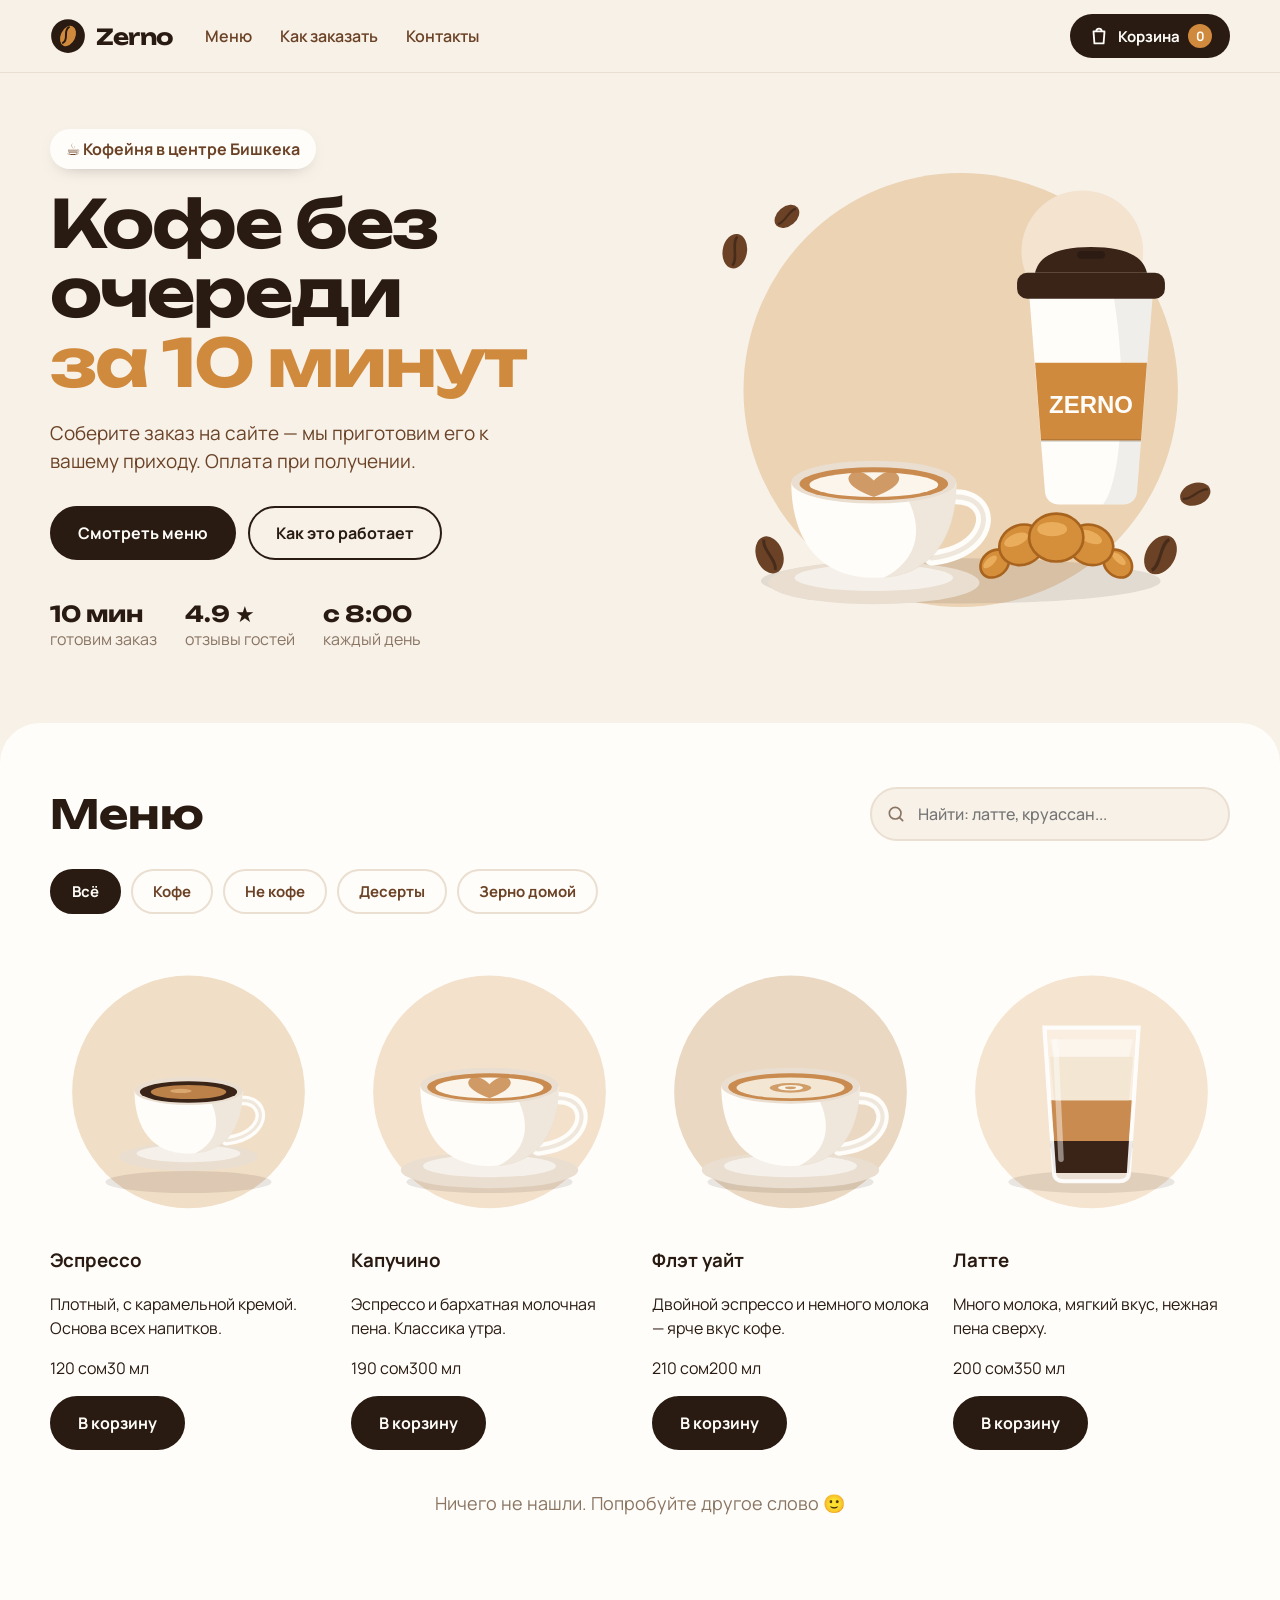
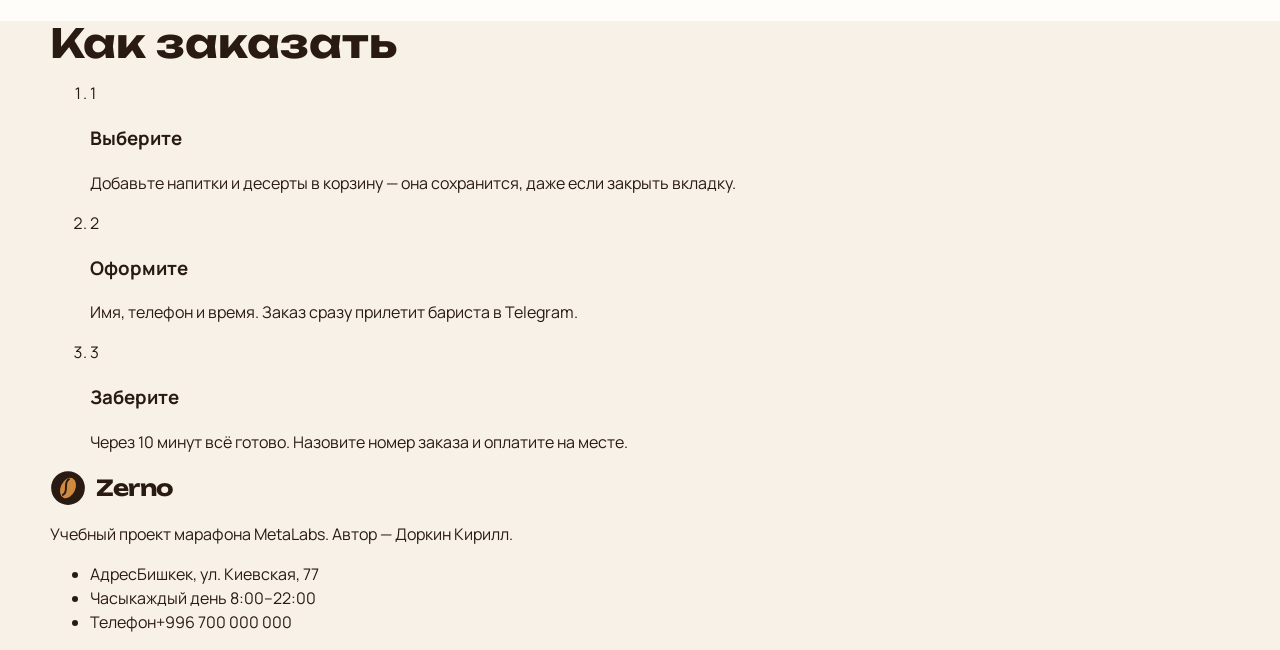
<file: index.html>
<!DOCTYPE html>
<html lang="ru">

<head>
  <meta charset="UTF-8">
  <meta name="viewport" content="width=device-width, initial-scale=1.0">
  <title>Zerno — кофе без очереди</title>
  <meta name="description" content="Кофейня Zerno: соберите заказ на сайте и заберите без очереди за 10 минут.">
  <link rel="icon" href="assets/img/logo.svg" type="image/svg+xml">
  <link rel="preconnect" href="https://fonts.googleapis.com">
  <link rel="preconnect" href="https://fonts.gstatic.com" crossorigin>
  <link
    href="https://fonts.googleapis.com/css2?family=Manrope:wght@400;500;600;700;800&family=Unbounded:wght@600;700&display=swap"
    rel="stylesheet">
  <link rel="stylesheet" href="css/style.css">
</head>

<body>
  <!-- ЭТАП 1 · шапка (header) и первый экран (main > section.hero) — по MARATHON.md -->
  <header class="header">
    <div class="container header__inner">
      <a href="#top" class="logo">
        <img src="./assets/img/logo.svg" alt="" class="logo__icon">
        <span class="logo__text">Zerno</span>
      </a>

      <nav class="nav">
        <a href="#menu" class="nav__link">Меню</a>
        <a href="#how" class="nav__link">Как заказать</a>
        <a href="#contacts" class="nav__link">Контакты</a>
      </nav>

      <button class="cart-button" type="button" aria-label="Открыть корзину">
        <img src="./assets/img/icon-bag.svg" alt="" class="cart-button__icon">
        <span class="cart-button__text">Корзина</span>
        <span class="cart-button__count">0</span>
      </button>
    </div>
  </header>

  <main>
    <!-- ЭТАП 1 - ПЕРВЫЙ ЭКРАН -->
    <section class="hero" id="top">
      <div class="container hero__inner">
        <div class="hero__text">
          <p class="hero__badge">
            ☕ Кофейня в центре Бишкека
          </p>

          <h1 class="hero__title">
            Кофе без очереди <span class="hero__accent">за 10 минут</span>
          </h1>

          <p class="hero__lead">
            Соберите заказ на сайте — мы приготовим его к вашему приходу. Оплата при получении.
          </p>

          <div class="hero__actions">
            <a href="#menu" class="button">Смотреть меню</a>
            <a href="#how" class="button button--ghost">Как это работает</a>
          </div>

          <ul class="hero__facts">
            <li class="hero__fact"><b>10 мин</b> готовим заказ</li>
            <li class="hero__fact"><b>4.9 ★</b> отзывы гостей</li>
            <li class="hero__fact"><b>с 8:00</b> каждый день</li>
          </ul>
        </div>

        <img src="./assets/img/hero.svg" alt="Капучино, кофе с собой и круассан" class="hero__art">
      </div>
    </section>
  <!-- ЭТАП 2 · меню, «как заказать», подвал -->  

    <section class="menu" id="menu">
      <div class="container">
        <div class="menu__head">
          <h2 class="section-title">
            Меню
          </h2>

          <label class="search">
            <img src="./assets/img/icon-search.svg" alt="" class="search__icon">
            <input type="search" class="search__input" placeholder="Найти: латте, круассан..." aria-label="Поиск по меню">
          </label>
        </div>

        <div class="tabs" role="tablist" aria-label="Категории">
          <button class="tabs__button is-active" type="button">Всё</button>
          <button class="tabs__button" type="button">Кофе</button>
          <button class="tabs__button" type="button">Не кофе</button>
          <button class="tabs__button" type="button">Десерты</button>
          <button class="tabs__button" type="button">Зерно домой</button>
        </div>

        <ul class="menu__grid">
          <li class="card">
            <img src="./assets/img/espresso.svg" alt="Эспрессо" class="card__image">
            <h3 class="card__title">Эспрессо</h3>
            <p class="card__text">Плотный, с карамельной кремой. Основа всех напитков.</p>
            <div class="card__bottom">
              <p class="card__price">120 сом<span class="card__size">30 мл</span></p>
              <button class="button card__add" type="button">В корзину</button>
            </div>
          </li>

          <li class="card">
            <img src="./assets/img/cappuccino.svg" alt="Капучино" class="card__image">
            <h3 class="card__title">Капучино</h3>
            <p class="card__text">Эспрессо и бархатная молочная пена. Классика утра.</p>
            <div class="card__bottom">
              <p class="card__price">190 сом<span class="card__size">300 мл</span></p>
              <button class="button card__add" type="button">В корзину</button>
            </div>
          </li>

          <li class="card">
            <img src="./assets/img/flat-white.svg" alt="Флэт уайт" class="card__image">
            <h3 class="card__title">Флэт уайт</h3>
            <p class="card__text">Двойной эспрессо и немного молока — ярче вкус кофе.</p>
            <div class="card__bottom">
              <p class="card__price">210 сом<span class="card__size">200 мл</span></p>
              <button class="button card__add" type="button">В корзину</button>
            </div>
          </li>

          <li class="card">
            <img src="./assets/img/latte.svg" alt="Латте" class="card__image">
            <h3 class="card__title">Латте</h3>
            <p class="card__text">Много молока, мягкий вкус, нежная пена сверху.</p>
            <div class="card__bottom">
              <p class="card__price">200 сом<span class="card__size">350 мл</span></p>
              <button class="button card__add" type="button">В корзину</button>
            </div>
          </li>
        </ul>

        <p class="menu__empty">
          Ничего не нашли. Попробуйте другое слово 🙂
        </p>
      </div>
    </section>

    <section class="how" id="how">
      <div class="container">
        <h2 class="section-title">
          Как заказать
        </h2>
        
        <ol class="how__list">
          <li class="how__item">
            <span class="how__num">1</span>
            <h3 class="how__title">Выберите</h3>
            <p class="how__text">Добавьте напитки и десерты в корзину — она сохранится, даже если закрыть вкладку.</p>
          </li>

          <li class="how__item">
            <span class="how__num">2</span>
            <h3 class="how__title">Оформите</h3>
            <p class="how__text">Имя, телефон и время. Заказ сразу прилетит бариста в Telegram.</p>
          </li>

          <li class="how__item">
            <span class="how__num">3</span>
            <h3 class="how__title">Заберите</h3>
            <p class="how__text">Через 10 минут всё готово. Назовите номер заказа и оплатите на месте.</p>
          </li>
        </ol>
      </div>
    </section>
  
  </main>

  <footer class="footer" id="contacts">
    <div class="container footer__inner">
      <div class="footer__brand">
        <a href="#top" class="logo logo--light">
          <img src="./assets/img/logo.svg" alt="" class="logo__icon">
          <span class="logo__text">Zerno</span>
        </a>
        <p class="footer__note">
          Учебный проект марафона MetaLabs. Автор — Доркин Кирилл.
        </p>
      </div>

      <ul class="footer__contacts">
        <li><span>Адрес</span>Бишкек, ул. Киевская, 77</li>
        <li><span>Часы</span>каждый день 8:00–22:00</li>
        <li><span>Телефон</span>+996 700 000 000</li>
      </ul>
    </div>
  </footer>
  <!-- ЭТАП 3 · корзина (aside.cart), затемнение, всплывающее сообщение -->

  <script type="module" src="js/app.js"></script>
</body>

</html>
</file>
<file: css/style.css>
/* ═══ ЭТАП 1 · ОСНОВА: цвета, шрифты, контейнер ═══ */
:root {
  --cream: #f7f1e8;
  --paper: #fffdf9;
  --espresso: #2a1b12;
  --roast: #6b4226;
  --caramel: #d08a3e;
  --caramel-dark: #b06f28;
  --muted: #8a7563;
  --line: #eadfd1;
  --green: #4f7a3f;
  --red: #c0392b;
  --radius: 22px;
  --shadow: 0 18px 40px -22px rgba(42, 27, 18, 0.45);
  --font-head: "Unbounded", system-ui, sans-serif;
  --font-body: "Manrope", system-ui, sans-serif;
}

/* ↓ Дальше — ваши стили по шагам MARATHON.md */
*,
*::after,
*::before {
  box-sizing: border-box;
}

html {
  scroll-behavior: smooth;
}

body {
  margin: 0;
  font-family: var(--font-body);
  font-size: 16px;
  line-height: 1.5;
  color: var(--espresso);
  background: var(--cream);
}

body.is-locked {
  overflow: hidden;
}

[hidden] {
  display: none !important;
}

img {
  display: block;
  max-width: 100%;
}

a {
  color: inherit;
}

.container {
  width: min(1180px, 100% - 40px);
  margin-inline: auto;
}

.section-title {
  margin: 0;
  font-family: var(--font-head);
  font-size: clamp(28px, 4vw, 40px);
  line-height: 1.1;
}

/* кнопки - общий блок */
.button {
  display: inline-flex;
  align-items: center;
  justify-content: center;
  gap: 8px;
  padding: 14px 26px;
  border: 2px solid var(--espresso);
  border-radius: 999px;
  background: var(--espresso);
  color: var(--paper);
  font: 700 16px var(--font-body);
  text-decoration: none;
  cursor: pointer;
  transition: transform 0.2s, background 0.2s, color 0.2s, box-shadow 0.2s;
}

.button:hover {
  transform: translateY(-2px);
  box-shadow: var(--shadow);
}

.button:active {
  transform: translateY(0);
}

.button:disabled {
  opacity: 0.6;
  cursor: wait;
  transform: none;
}

.button--ghost {
  background: transparent;
  color: var(--espresso);
}

.button--ghost:hover {
  background: var(--espresso);
  color: var(--paper);
}

.button--wide {
  width: 100%;
}

/* Этап 1 - ШАПКА */
.header {
  position: sticky;
  top: 0;
  z-index: 10px;
  background: rgba(247, 241, 232, 0.85);
  backdrop-filter: blur(12px);
  border-bottom: 1px solid var(--line);
}

.header__inner {
  display: flex;
  align-items: center;
  gap: 32px;
  height: 72px;
}

.logo {
  display: flex;
  align-items: center;
  gap: 10px;
  text-decoration: none;
}

.logo__icon {
  width: 36px;
  height: 36px;
}

.logo__text {
  font: 700 22px var(--font-head);
  letter-spacing: -0.02em;
}

.nav {
  display: flex;
  gap: 28px;
  margin-right: auto;
}

.nav__link {
  font-weight: 600;
  text-decoration: none;
  color: var(--roast);
  transition: color 0.2s;
}

.nav__link:hover {
  color: var(--caramel-dark);
}

.cart-button {
  position: relative;
  display: flex;
  align-items: center;
  gap: 8px;
  padding: 10px 18px;
  border: 0;
  border-radius: 999px;
  background: var(--espresso);
  color: var(--paper);
  font: 700 15px var(--font-body);
  cursor: pointer;
  transition: transform 0.2s;
}

.cart-button:hover {
  transform: translateY(-2px);
}

.cart-button__icon {
  width: 22px;
  height: 22px;
}

.cart-button__count {
  display: grid;
  place-items: center;
  min-width: 24px;
  height: 24px;
  padding: 0 6px;
  border-radius: 999px;
  background: var(--caramel);
  font-size: 13px;
}

.cart-button.is-bump .cart-button__count {
  animation: bump 0.4s;
}

@keyframes bump {
  50% { transform: scale(1.35); }
}

/* Этап 1 - ПЕРВЫЙ ЭКРАН */
.hero {
  padding: 56px 0 72px;
}

.hero__inner {
  display: grid;
  grid-template-columns: 1.05fr 1fr;
  align-items: center;
  gap: 40px;
}

.hero__badge {
  display: inline-block;
  margin: 0 0 20px;
  padding: 8px 16px;
  border-radius: 999px;
  background: var(--paper);
  font-weight: 700;
  color: var(--roast);
  box-shadow: 0 6px 18px -12px rgba(42, 27, 18, 0.5);
}

.hero__title {
  margin: 0;
  font-family: var(--font-head);
  font-size: clamp(36px, 5.6vw, 66px);
  line-height: 1.05;
  letter-spacing: -0.03em;
}

.hero__accent {
  display: block;
  color: var(--caramel);
}

.hero__lead {
  max-width: 460px;
  margin: 22px 0 30px;
  font-size: 19px;
  color: var(--roast);
}

.hero__actions {
  display: flex;
  flex-wrap: wrap;
  gap: 12px;
}

.hero__facts {
  display: flex;
  flex-wrap: wrap;
  gap: 28px;
  margin: 40px 0 0;
  padding: 0;
  list-style: none;
  color: var(--muted);
}

.hero__fact b {
  display: block;
  font: 700 22px var(--font-head);
  color: var(--espresso);
}

.hero__art {
  width: 100%;
  animation: float 6s ease-in-out infinite;
}

@keyframes float {
  50% { transform: translateY(-12px); }
}

/* ЭТАП 2 - МЕНЮ */
.menu {
  padding: 64px 0;
  background: var(--paper);
  border-radius: 40px 40px 0 0;
}

.menu__head {
  display: flex;
  align-items: center;
  justify-content: space-between;
  flex-wrap: wrap;
  gap: 20px;
}

.search {
  position: relative;
  width: min(360px, 100%);
}

.search__icon {
  position: absolute;
  left: 16px;
  top: 50%;
  width: 20px;
  height: 20px;
  color: var(--muted);
  transform: translateY(-50%);
}

.search__input {
  width: 100%;
  padding: 14px 18px 14px 46px;
  border: 2px solid var(--line);
  border-radius: 999px;
  background: var(--cream);
  font: 500 16px var(--font-body);
  color: var(--espresso);
  outline: none;
  transition: border-color 0.2s;
}

.search__input:focus {
  border-color: var(--caramel);
}

.tabs {
  display: flex;
  gap: 10px;
  margin: 28px 0 32px;
  overflow-x: auto;
  padding-bottom: 4px;
}

.tabs__button {
  flex-shrink: 0;
  padding: 10px 20px;
  border: 2px solid var(--line);
  border-radius: 999px;
  background: transparent;
  font: 700 15px var(--font-body);
  color: var(--roast);
  cursor: pointer;
  transition: background 0.2s, color 0.2s, border-color 0.2s;
}

.tabs__button:hover {
  border-color: var(--caramel);
}

.tabs__button.is-active {
  border-color: var(--espresso);
  background: var(--espresso);
  color: var(--paper);
}

.menu__grid {
  display: grid;
  grid-template-columns: repeat(auto-fill, minmax(250px, 1fr));
  gap: 24px;
  margin: 0;
  padding: 0;
  list-style: none;
}

.menu__empty {
  margin: 40px 0;
  font-size: 18px;
  text-align: center;
  color: var(--muted);
}
</file>
